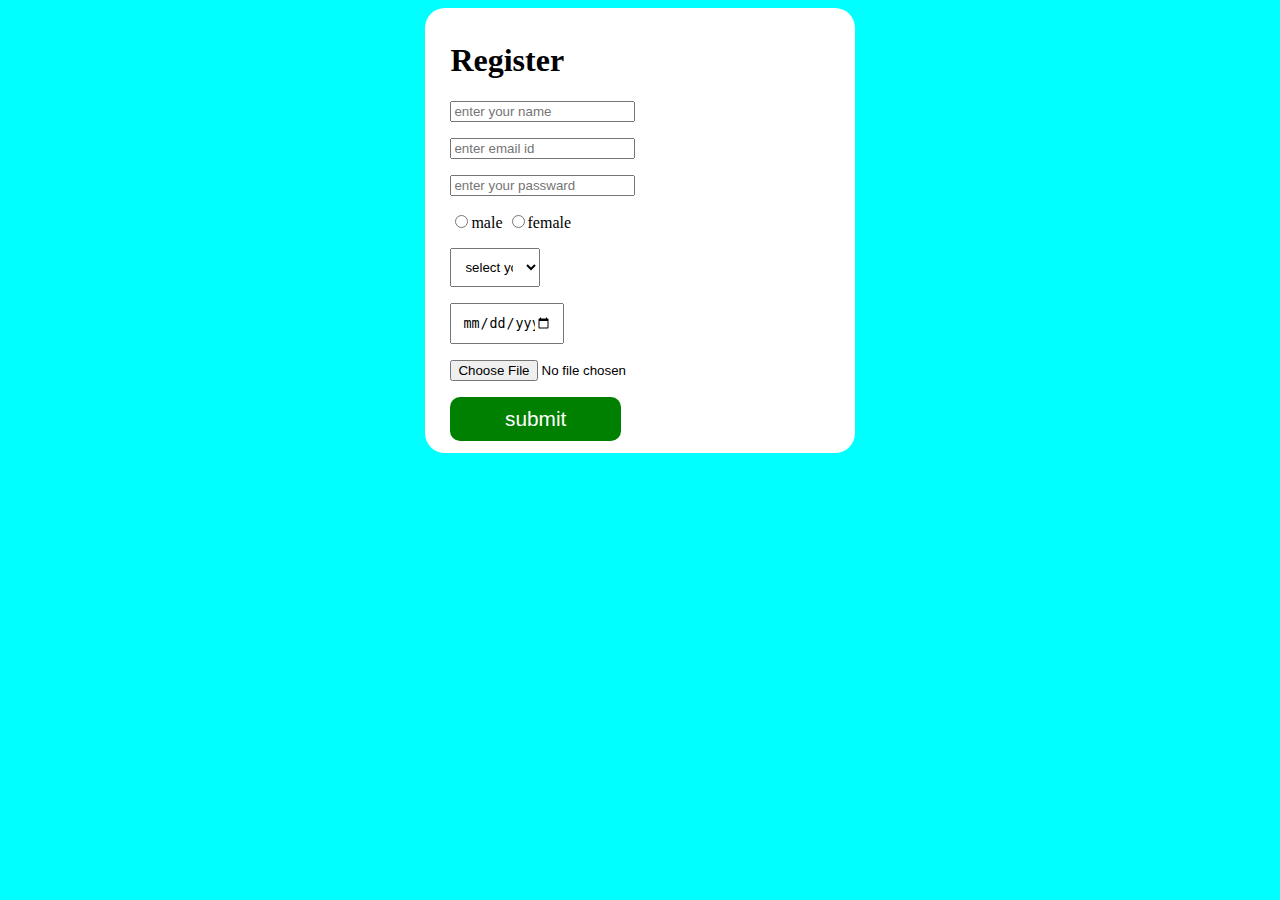
<file: index.html>
<!DOCTYPE html>
<html lang="en">
<head>
    <meta charset="UTF-8">
    <meta name="viewport" content="width=device-width, initial-scale=1.0"/>
    <title>Document</title>
    <style>
        body{
            background-color:aqua;
        }
            .container{
                background-color: white;
                width:30%;
                margin:auto;
                padding:1% 2%;
                border-radius: 20px;
        }
        .form-field input,.form-field select{
            width: 90px;
            padding: 10px;
        }
        button{
            background-color:green ;
            color: white;
            border: none;
            padding: 10px;
            width: 45%;
            border-radius: 10px;
            font-size: 1.3rem;
        }
        @media(max-width:436px){
             .container{
                  width:90%;
             }
        }
</style>
</head>
<body>
    <form class="container"action="./login.html">
        <h1 class="title">Register</h1>
<p class="form field">
<input type ="text"
placeholder="enter your name"required/> 
</P>
<P class="form field"> 
   <input  type="email"
placeholder="enter email id "required/>
</p>
<p class="form field">
    <input type="password"
     placeholder="enter your passward"required/>
</p>
<p class="form-radio">
    <input type="radio" name="gender"/>male
    <input type="radio" name="gender"/>female
    </p>
    <p class="form-field">
        <select>
            <option value="">select your state</option>
        <option value="">AP</option>
        <option value="">TS</option>
        <option value="">MH</option>
        <option value="">DL</OPTION>
        <option value="">UP</option>
        <option value="">TN</option>
        </select>
        </p>
        <P class="form-field">
            <input type="date"required/>
            </P>
            <p class="form field">
                <input type="file"required/>
            </p>
        <button>submit</button>
    </form>
</body>
</html>
</file>
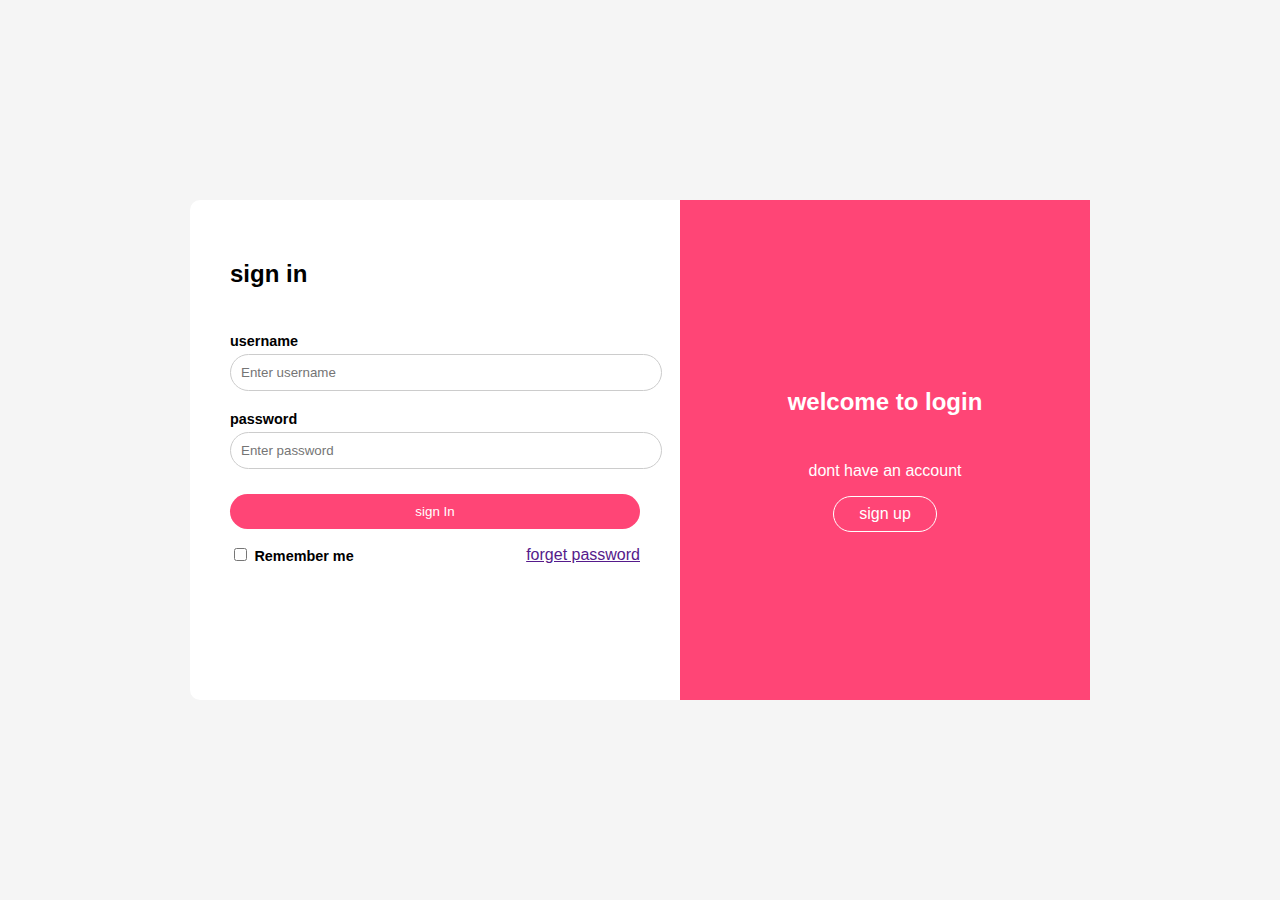
<file: login.html>
<!DOCTYPE html>
<html lang="en">
<head>
    <meta charset="UTF-8">
    <meta name="viewport" content="width=<device-width, initial-scale=1.0">
    <title>Document</title>
    <style>
        body{
            font-family: Arial, Helvetica, sans-serif;
            display:flex;
            justify-content:center;
            align-items: center;
            height:100vh;
            margin:0;
            background-color:whitesmoke;
        }
       .container{
        display:flex;
        width:900px;
        height:500px;
        background-color:white;
        border-radius: 10px;
       }
       .login-section{
          width: 50%;
          padding: 40px;
       }
       h2{
          margin-bottom: 30px;
       }
       form{
        display:flex;
        flex-direction: column;
       }
       label{
        font-size: 0.9rem;
        font-weight:bold;
        margin-top:15px;
       }
       input[type="text"],input[type="password"]{
        width:100%;
        padding:10px;
        margin:5px 0px;
        border-radius:25px;
        border:1px solid #ccc;
       }
       button{
           width: 100%;
           padding:10px;
           margin-top: 20px;
           color: white;
           border-radius:25px;
           border: none;
           background-color: #ff4576;
       } 
       .remember-links{
        display:flex;
        justify-content: space-between;
        align-items: center ;
       }
       .rememeber -links a{
            text-decoration: none;
            color:#ff4576;
       }
       .welcome-section{
            width: 50%;
            background-color: #ff4576;
            display:flex;
            justify-content: center;
            align-items: center;
            flex-direction: column;
            color:white;
       }
       .sign-up{
        border: 1px solid white;
        color: white;
        padding:8px 10px;
        border-radius: 25px;
        width: 20%;
        text-align: center;
        text-decoration: none;
       }
       .sign-up:hover{
           background: white;
           color:#ff4576;
       }
       @media(max-width:768px){
        .container{
        flex-direction: column;
        width:90%;
        heigth:auto;
        }
       }
     </style> 
 </head>
 <body>
    <div class="container">
        <div class="login-section">
            <h2>sign in</h2>
            <form action="">
                <label for="">username</label>
                <input type="text"
                placeholder="Enter username" required />
                <label for="">password</label>
                <input type="password"
                 placeholder="Enter password" required />
                <button>sign In</button>
                <div class="remember-links">
                  <p>
                    <input type="checkbox">
                    <label>Remember me</label>
                    </p>
                    <a href="">forget password</a>
                </div>
            </form>
        </div>
        <div class="welcome-section">
            <h2>welcome to login</h2>
            <p>dont have an account</p>
            <a href="" class="sign-up">sign up</a>
        </div>
    </div>
</body>
</html>
</file>
